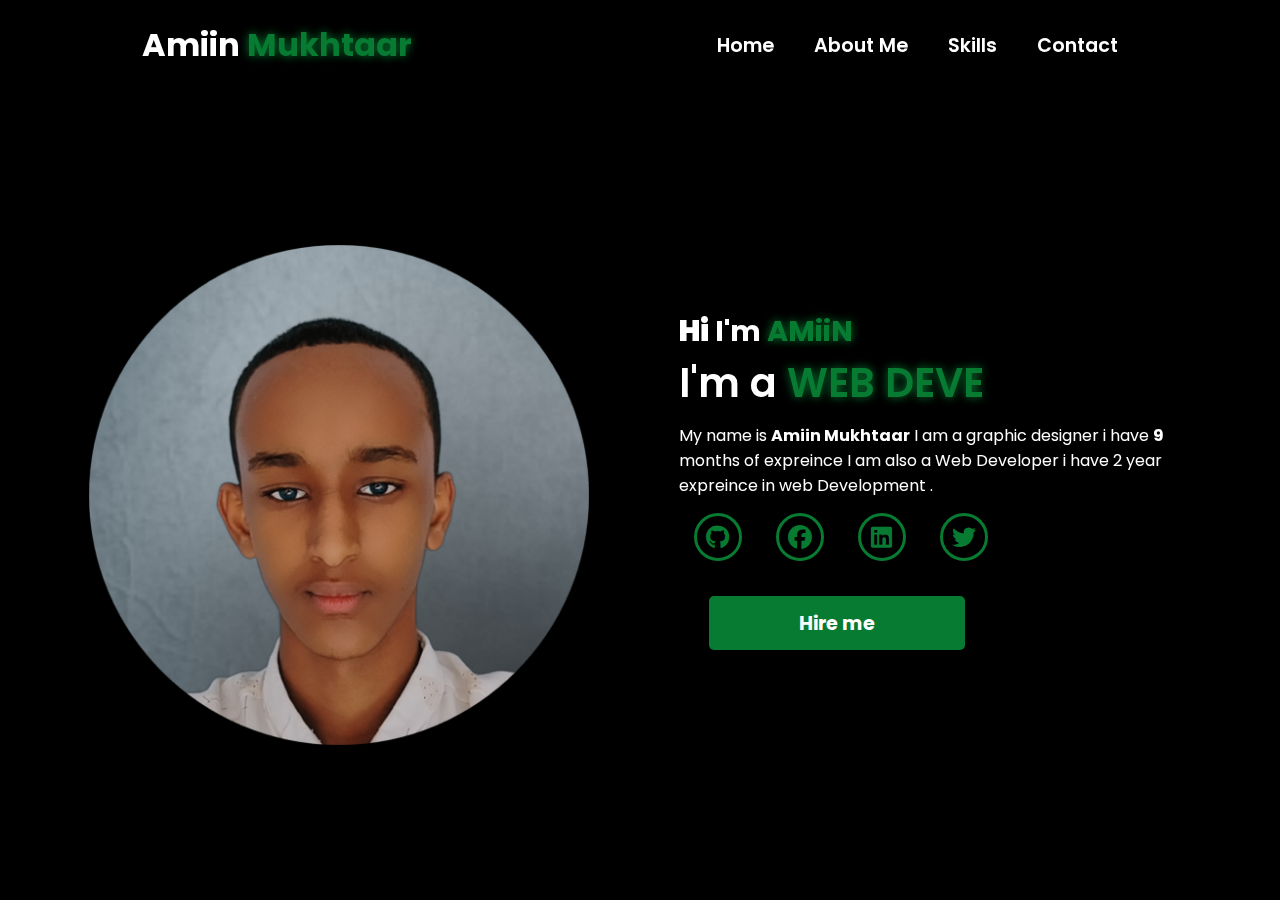
<file: index.html>
<!DOCTYPE html>
<html lang="en">
<head>
    <meta charset="UTF-8">
    <meta name="viewport" content="width=device-width, initial-scale=1.0">
    <link rel="stylesheet" href="https://cdnjs.cloudflare.com/ajax/libs/font-awesome/6.5.1/css/all.min.css">
    <link rel="stylesheet" href="https://unpkg.com/aos@next/dist/aos.css" />
    <link rel="stylesheet" href="style.css">
    <title>Amiin Portfolio</title>
</head>
<body>
    <nav>
        <div class="nav-container">
            <div class="logo" data-aos="zoom-in" data-aos-duration="1500">
                Amiin <span>Mukhtaar</span>
            </div>
            <div class="links">
                <div class="link" data-aos="fade-up" data-aos-duration="1500" data-aos-delay="100"><a href="index.html">Home</a></div>
                <div class="link" data-aos="fade-up" data-aos-duration="1500" data-aos-delay="200"><a href="AboutMe.html" target="_blank">About Me</a></div>
                <div class="link" data-aos="fade-up" data-aos-duration="1500" data-aos-delay="300"><a href="skills.html" target ="_blank">Skills</a></div>
                <div class="link" data-aos="fade-up" data-aos-duration="1500" data-aos-delay="500"><a href="Contact.html" target ="_blank">Contact</a></div>
        </div>
        <i class="fa-solid fa-bars hamburg" onclick="hamburg()"></i>
    </div>
        <div class="dropdown">
            <div class="links">
                <a href="#">Home</a>
                <a href="#">About</a>
                <a href="#">Skills</a>
                <a href="#">Service</a>
                <a href="#">Contact Me</a>
                <i class="fa-solid fa-xmark cancel" onclick="cancel()"></i>
            </div>
        </div>
    </nav>
    <section>
        <div class="main-container">
           <img src="amiin.png" width="500" height="500" alt="">
            <div class="content">
                <h1 data-aos="fade-left" data-aos-duration="1500" data-aos-delay="700"><b>Hi</b> I'm <span>AMiiN</span></h1>
                <div class="typewriter" data-aos="fade-right" data-aos-duration="1500" data-aos-delay="900">I'm a <span class="typewriter-text"></span><label for=""></label></div>
                <p data-aos="flip-down" data-aos-duration="1500" data-aos-delay="1100">My name is <b>Amiin Mukhtaar</b>
                    I am a graphic designer i have <b>9</b> months of expreince I am also a Web Developer i have 2 year expreince in web Development
                     .</p>
                <div class="social-links">
                    <a href="https://github.com/AmiinMukhtaar" data-aos="fade-up" data-aos-duration="1500" data-aos-delay="1300"><i class="fa-brands fa-github"></i></a>
                    <a href="#" data-aos="fade-up" data-aos-duration="1500" data-aos-delay="1400"><i class="fa-brands fa-facebook"></i></a>
                    <a href="https://www.linkedin.com/in/amiin-mukhtaar-1b6081350/" data-aos="fade-up" data-aos-duration="1500" data-aos-delay="1500"><i class="fa-brands fa-linkedin"></i></a>
                    <a href="https://x.com/AMiiN8624589155" data-aos="fade-up" data-aos-duration="1500" data-aos-delay="1600"><i class="fa-brands fa-twitter"></i></a>
                </div>
                <div class="btn" data-aos="zoom-in" data-aos-duration="1500" data-aos-delay="1800">
                    <button>Hire me</button>
                </div>
            </div>
        </div>
    </section>
    <script src="https://unpkg.com/aos@next/dist/aos.js"></script>
    <script>
      AOS.init({offset:0});
    </script>
    <script src="script.js"></script>
</body>
</html>
</file>
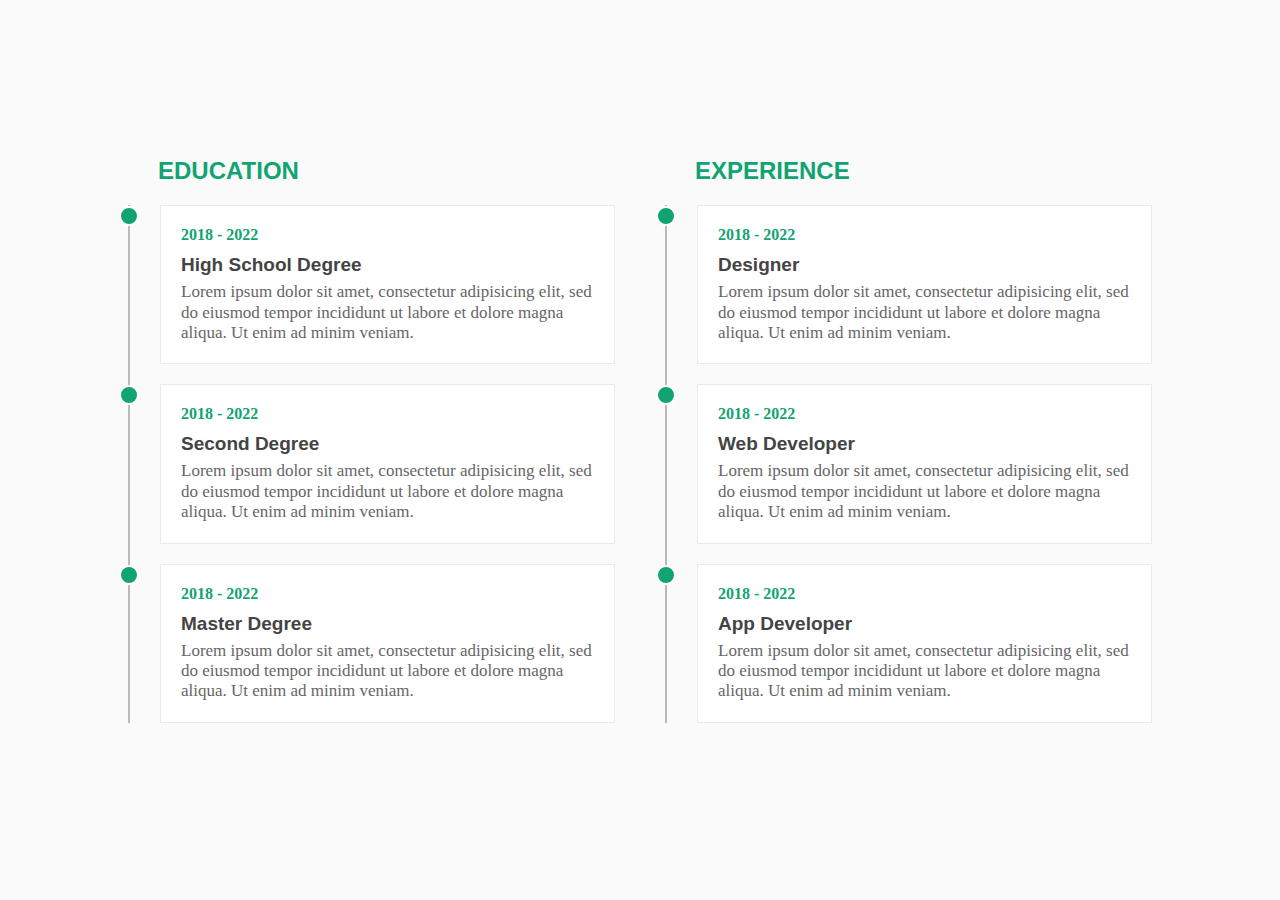
<file: AboutMe.html>
<!DOCTYPE html>
<html>
<head>
	<link rel="stylesheet" type="text/css" href="AboutMe.css">
	
	<meta name="viewport" content="width=device-width, initial-scale=1.0">
	<title>About Me</title>
</head>
<body>
<div class="container">
	
	<main class="row">
		
		<!--   *******  Education Section Starts  *******   -->

		<section class="col">
			
			<header class="title">
				<h2>EDUCATION</h2>
			</header>

			<div class="contents">
				
				<div class="box">
					<h4>2018 - 2022</h4>
					<h3>High School Degree</h3>
					<p>Lorem ipsum dolor sit amet, consectetur adipisicing elit, sed do eiusmod tempor incididunt ut labore et dolore magna aliqua. Ut enim ad minim veniam.</p>
				</div>

				<div class="box">
					<h4>2018 - 2022</h4>
					<h3>Second Degree</h3>
					<p>Lorem ipsum dolor sit amet, consectetur adipisicing elit, sed do eiusmod tempor incididunt ut labore et dolore magna aliqua. Ut enim ad minim veniam.</p>
				</div>

				<div class="box">
					<h4>2018 - 2022</h4>
					<h3>Master Degree</h3>
					<p>Lorem ipsum dolor sit amet, consectetur adipisicing elit, sed do eiusmod tempor incididunt ut labore et dolore magna aliqua. Ut enim ad minim veniam.</p>
				</div>

			</div>
		</section>

		<!--   *******  Education Section Ends  *******   -->

		<!--   *******  Experience Section Starts  *******  -->

		<section class="col">
			
			<header class="title">
				<h2>EXPERIENCE</h2>
			</header>

			<div class="contents">
				
				<div class="box">
					<h4>2018 - 2022</h4>
					<h3>Designer</h3>
					<p>Lorem ipsum dolor sit amet, consectetur adipisicing elit, sed do eiusmod tempor incididunt ut labore et dolore magna aliqua. Ut enim ad minim veniam.</p>
				</div>

				<div class="box">
					<h4>2018 - 2022</h4>
					<h3>Web Developer</h3>
					<p>Lorem ipsum dolor sit amet, consectetur adipisicing elit, sed do eiusmod tempor incididunt ut labore et dolore magna aliqua. Ut enim ad minim veniam.</p>
				</div>

				<div class="box">
					<h4>2018 - 2022</h4>
					<h3>App Developer</h3>
					<p>Lorem ipsum dolor sit amet, consectetur adipisicing elit, sed do eiusmod tempor incididunt ut labore et dolore magna aliqua. Ut enim ad minim veniam.</p>
				</div>

			</div>
		</section>

		<!--   *******  Experience Section Ends   *******  -->
	</main>
</div>
</body>
</html>
</file>
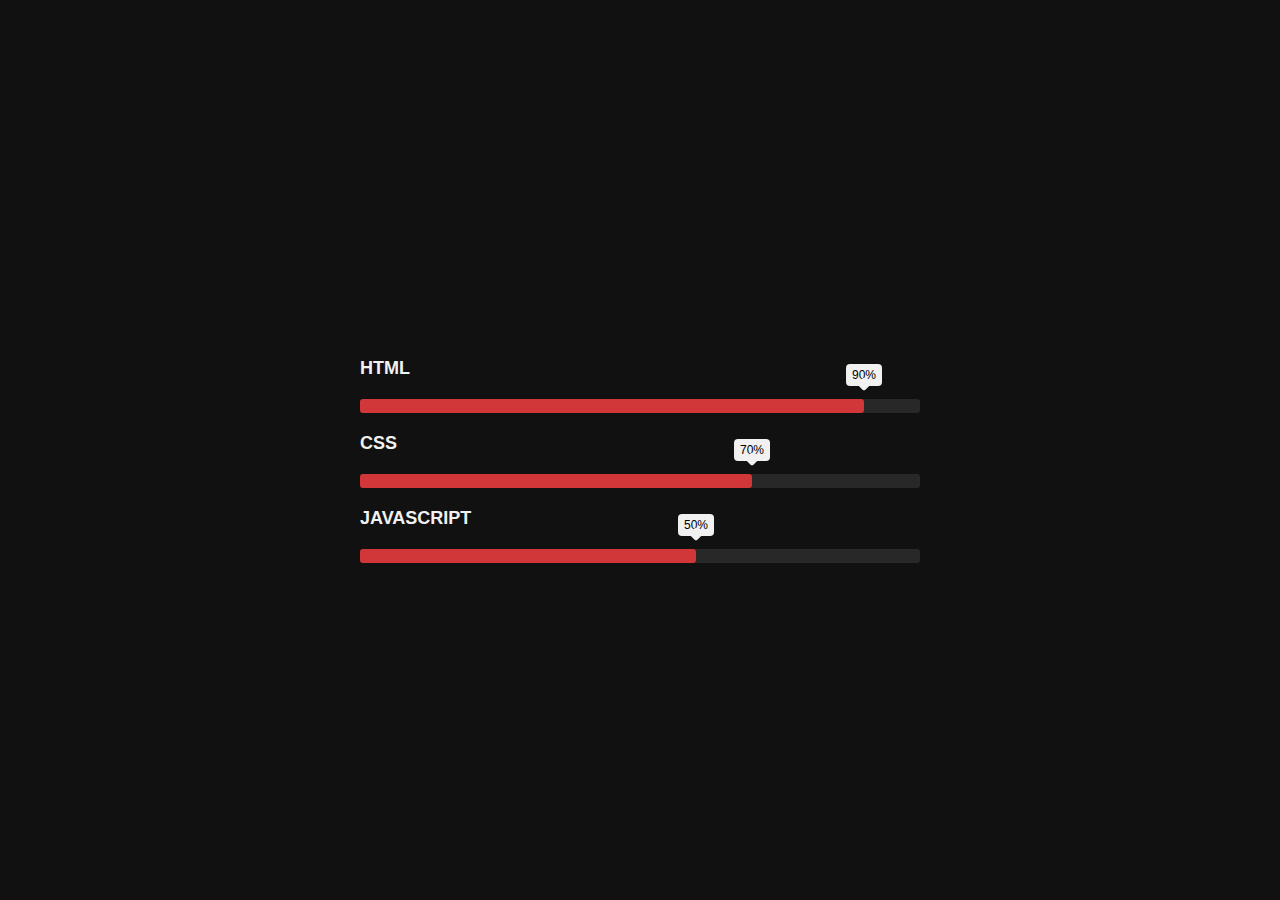
<file: skills.html>
<!DOCTYPE html>
<html lang="en">
<head>
  <meta charset="UTF-8">
  <meta http-equiv="X-UA-Compatible" content="IE=edge">
  <meta name="viewport" content="width=device-width, initial-scale=1.0">
  <title>My Skills</title>
  <link rel="stylesheet" href="styleskills.css">
</head>
<body>

<div class="skills">
  <div class="skill">
    <div class="skill-name">HTML</div>
    <div class="skill-bar">
      <div class="skill-per" per="90%" style="max-width:90%"></div>
    </div>
  </div>

  <div class="skill">
    <div class="skill-name">CSS</div>
    <div class="skill-bar">
      <div class="skill-per" per="70%" style="max-width:70%"></div>
    </div>
  </div>

  <div class="skill">
    <div class="skill-name">Javascript</div>
    <div class="skill-bar">
      <div class="skill-per" per="50%" style="max-width:60%"></div>
    </div>
  </div>


</div>

</body>
</html>
</file>
<file: style.css>
@import url('https://fonts.googleapis.com/css2?family=Poppins:wght@100;200;300;400;500;600&display=swap');
*{
    padding: 0;
    margin: 0;
    font-family: 'Poppins', sans-serif;
    box-sizing: border-box;
}
body{
    width: 100%;
    height: 100vh;
    overflow: hidden;
    background-color: black;
}
nav{
    width: 100%;
    height: 10vh;
    position: sticky;
}
.nav-container{
    width: 100%;
    height: 100%;
    display: flex;
    justify-content: space-around;
    align-items: center;
}
.logo{
    color: white;
    font-size: 2rem;
    font-weight: bold;
}
.logo span{
    color: #077b32;
    text-shadow: 0 0 10px #077b32;
}
.hamburg,
.cancel{
    cursor: pointer;
    position: absolute;
    right: 15px;
    top: 10px;
    color: white;
    display: none;
    font-size: clamp(2.5rem, 0.5rem + 5vw, 3rem);
}
.nav-container .links{
    display: flex;
}
.nav-container .links a{
    position: relative;
    font-size: 1.2rem;
    color: white;
    margin: 0 20px;
    text-decoration: none;
    font-weight: 550;
    transition: 0.3s linear;
}
.nav-container .links a::before{
    position: absolute;
    content: "";
    bottom: -3px;
    left: 0;
    width: 0%;
    height: 3px;
    background-color: #077b32;
    transition: 0.2s linear;
}
.nav-container .links a:hover::before{
    width: 100%;
}
.nav-container .links a:hover{
    color: #077b32;
}
.dropdown{
    z-index: 100;
    position: absolute;
    top: 0;
    transform: translateY(-500px);
    width: 100%;
    height: auto;
    backdrop-filter: blur(4px) brightness(40%);
    box-shadow:  0 0 20px black;
    transition: 0.2s linear;
}
.dropdown .links a{
    display: flex;
    color: white;
    text-decoration: none;
    justify-content: center;
    padding: 15px 0;
    align-items: center;
    transition: 0.2s linear;
}
.dropdown .links a:hover{
    background-color: #077b32;
}
section{
    width: 100%;
    height: 90vh;
}
.main-container{
    width: 100%;
    height: 100%;
    display: flex;
    justify-content: space-evenly;
    align-items: center;
}
.main-container .image{
    width: 500px;
    height: 80vh;
    border-radius: 100%;
    overflow: hidden;
    box-shadow: 0 0 50px #077b32;
}
.main-container .image img{
    width: 90%;
}
.main-container .image:hover{
    animation: animate 1.5s ease-in-out infinite;
}
@keyframes animate {
    0%{
        scale: 1;
    }
    50%{
        scale: 1.05;
    }
    100%{
        scale: 1;
    }
}
.main-container .content{
    color: white;
    width: 40%;
    min-height: 100px;
}
.content h1{
    font-size: clamp(1rem, 1rem + 5vw, 1.8rem);
}
.content h1 span{
    color: #077b32;
    text-shadow: 0  0 10px #077b32;
}
.content .typewriter{
    font-size: clamp(1rem, 1rem + 5vw, 2.5rem);
    font-weight: 600;
}
.content .typewriter-text{
    color: #077b32;
    text-shadow: 0 0 10px #077b32;
}
.content p{
    font-size: clamp(0.4rem , 0.2rem + 9vw, 1rem);
    margin: 10px 0;
}
.social-links i{
    display: inline-flex;
    justify-content: center;
    align-items: center;
    width: 3rem;
    height: 3rem;
    background-color: transparent;
    border: 0.2rem solid #077b32;
    border-radius: 50%;
    color: #077b32;
    margin: 5px 15px;
    font-size: 1.5rem;
    transition: 0.2s linear;
}
.social-links i:hover{
    scale: 1.3;
    color: black;
    background-color: #077b32;
    filter: drop-shadow(0 0 10px #077b32);
}
.content button{
    width: 50%;
    height: 6vh;
    margin: 30px;
    background-color: #077b32;
    color: white;
    border: none;
    outline: none;
    font-size: 120%;
    font-weight: 700;
    border-radius: 5px;
    transition: 0.2s linear;
}
.content button:hover{
    scale: 1.1;
    color: #077b32;
    border: 2px solid #077b32;
    background-color: transparent;
    font-weight: 700;
    box-shadow: 0 0 40px #077b32;
}
@media (max-width:884px) {
    nav .logo{
        position: absolute;
        top: 16px;
        left: 15px;
        font-size: 1.5rem;
    }
    .main-container {
        display: flex;
        flex-direction: column;
    }
    .nav-container .links{
        display: none;
    }
    .hamburg,
    .cancel{
        display: block;
    }
    .main-container .content{
        width: 80%;
    }
    .social-links i{
        width: 2.5rem;
        height: 2.5rem;
        font-size: 1.5rem;
    }
    .main-container .image{
        z-index: -1;
        width: 50%;
        height: 60%;
    }
}
@media (max-width:440px){
    .main-container .image{
        width: 50%;
        height: 60%;
        margin-bottom: 0px;
    }
    .main-container .content{
        width: 80%;
    }
    .main-container button{
        margin-top: 15px;
    }
}
</file>
<file: AboutMe.css>
*{
	margin: 0;
	padding: 0;
	box-sizing: border-box;
}
body{
	width: 100%;
	min-height: 100vh;
	background-color: #fafafa;
	display: flex;
	justify-content: center;
	align-items: center;
}
.container{
	width: 100%;
	padding: 35px 10%;
}
.container{
	padding-right: calc(10% - 30px);
}
main.row{
	display: grid;
	grid-template-columns: 1fr 1fr;
	grid-column-gap: 20px;
}
.col header.title{
	font-family: helvetica;
	color: #11a372;
	padding: 0px 0px 20px 30px;
}
.col .contents{
	padding: 0px 30px;
	border-left: 2px solid #bababa;
}
.col .contents .box{
	position: relative;
	padding: 20px;
	border: 1px solid #eaeaea;
	background-color: #ffffff;
	cursor: pointer;
	transition: all 0.4s;
	margin-bottom: 20px;
}
.col .contents .box:hover{
	box-shadow: 0px 3px 12px 0px #ccc;
	border: 1px solid transparent;
}
.col .contents .box::before{
	content: '';
	position: absolute;
	width: 16px;
	height: 16px;
	border-radius: 50%;
	right: calc(100% + 22px);
	top: 0;
	background-color: #11a372;
	border: 2px solid white;
}
.box h4{
	position: relative;
	color: #11a372;
}
.box h3{
	font-size: 19px;
	padding: 10px 0px 6px;
	font-family: helvetica;
	color: #444;
}
.box p{
	line-height: 1.2;
	color: #666;
	font-size: 17px;
}
@media(max-width: 768px){
	main.row{
		grid-template-columns: 1fr;
	}
	.row .col:nth-child(2){
		margin-top: 30px;
	}
}
</file>
<file: styleskills.css>
*{
    margin: 0;
    padding: 0;
    font-family: "Ubuntu", sans-serif;
    box-sizing: border-box;
  }
  
  body{
    min-height: 100vh;
    display: flex;
    align-items: center;
    justify-content: center;
    background: #111;
  }
  
  .skills{
    width: 100%;
    max-width: 600px;
    padding: 0 20px;
  }
  
  .skill-name{
    font-size: 18px;
    font-weight: 700;
    color: #f1f1f1;
    text-transform: uppercase;
    margin: 20px 0;
  }
  
  .skill-bar{
    height: 14px;
    background: #282828;
    border-radius: 3px;
  }
  
  .skill-per{
    height: 14px;
    background: #d13639;
    border-radius: 3px;
    position: relative;
    animation: fillBars 2.5s 1;
  }
  
  .skill-per::before{
    content: attr(per);
    position: absolute;
    padding: 4px 6px;
    background: #f1f1f1;
    border-radius: 4px;
    font-size: 12px;
    top: -35px;
    right: 0;
    transform: translateX(50%);
  }
  
  .skill-per::after{
    content: "";
    position: absolute;
    width: 10px;
    height: 10px;
    background: #f1f1f1;
    top: -20px;
    right: 0;
    transform: translateX(50%) rotate(45deg);
    border-radius: 2px;
  }
  
  @keyframes fillBars{
    from{
      width: 0;
    }
    to{
      width: 100%;
    }
  }
</file>
